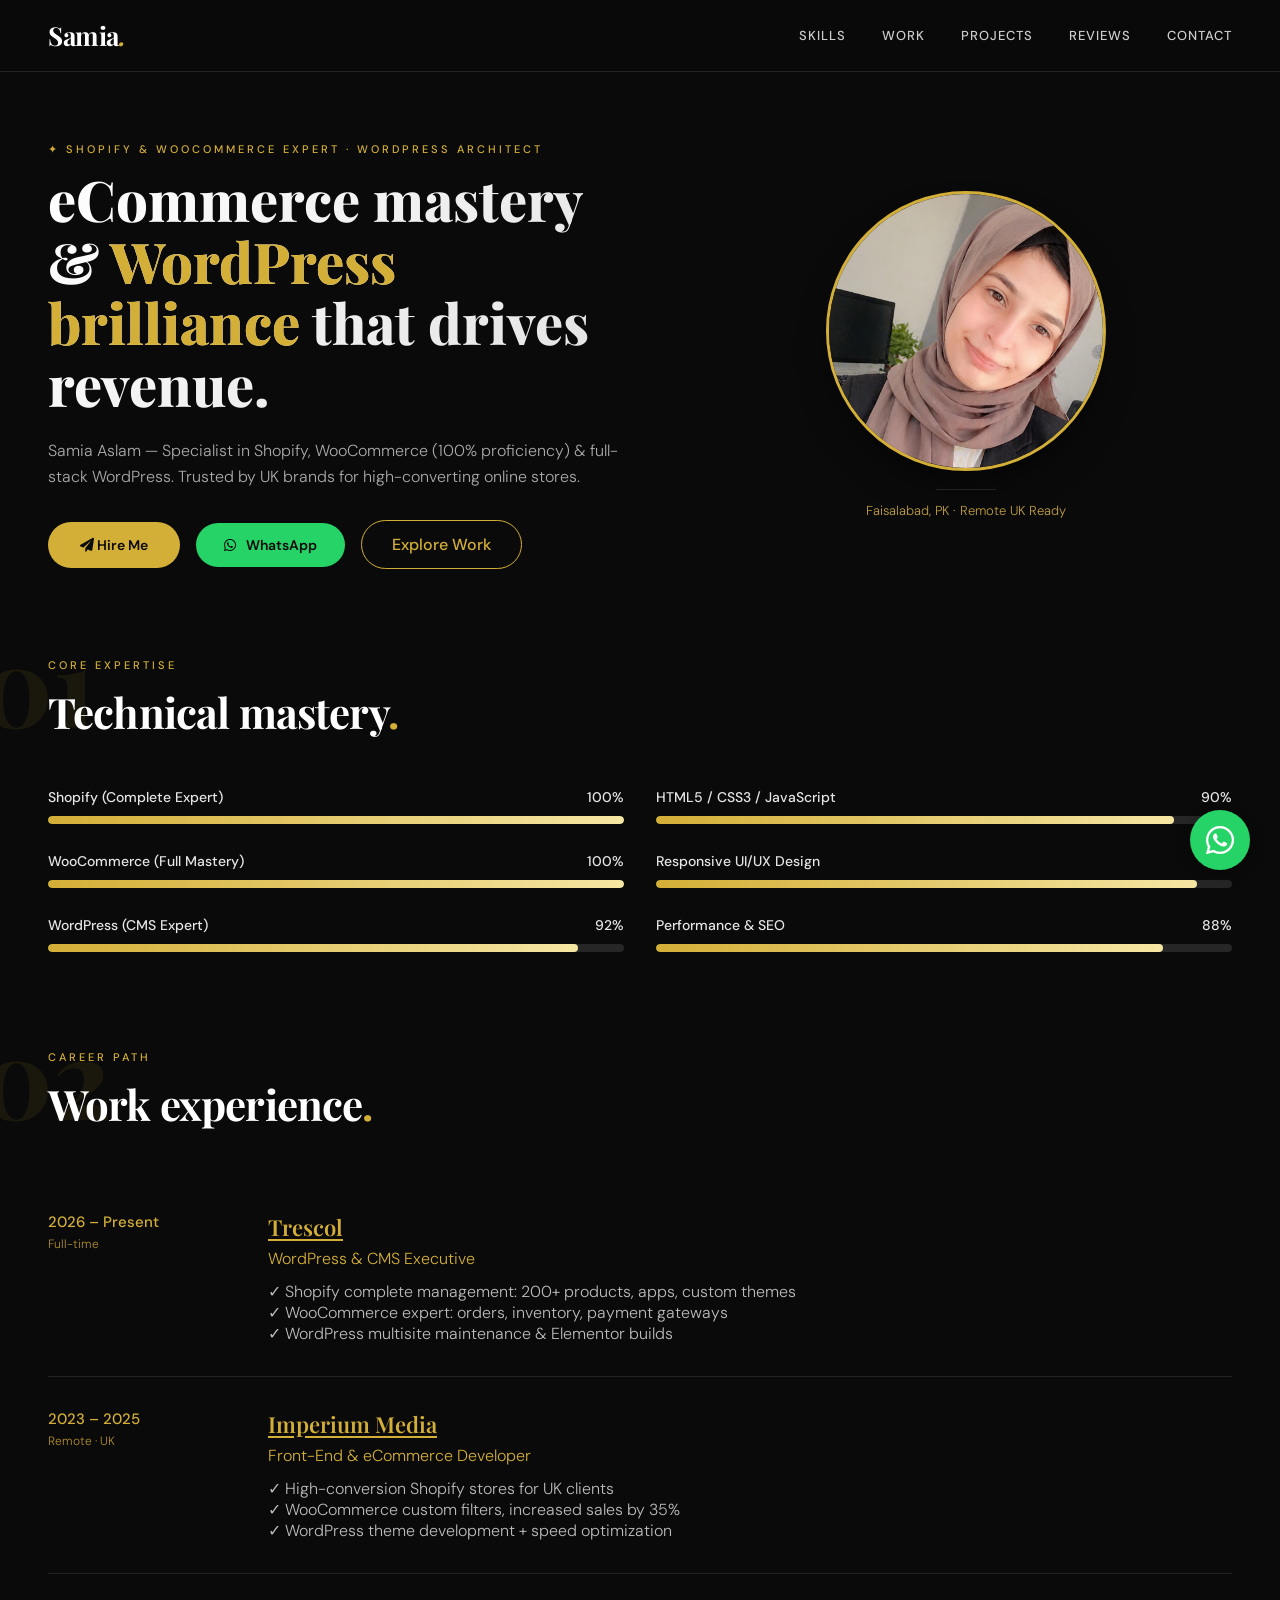
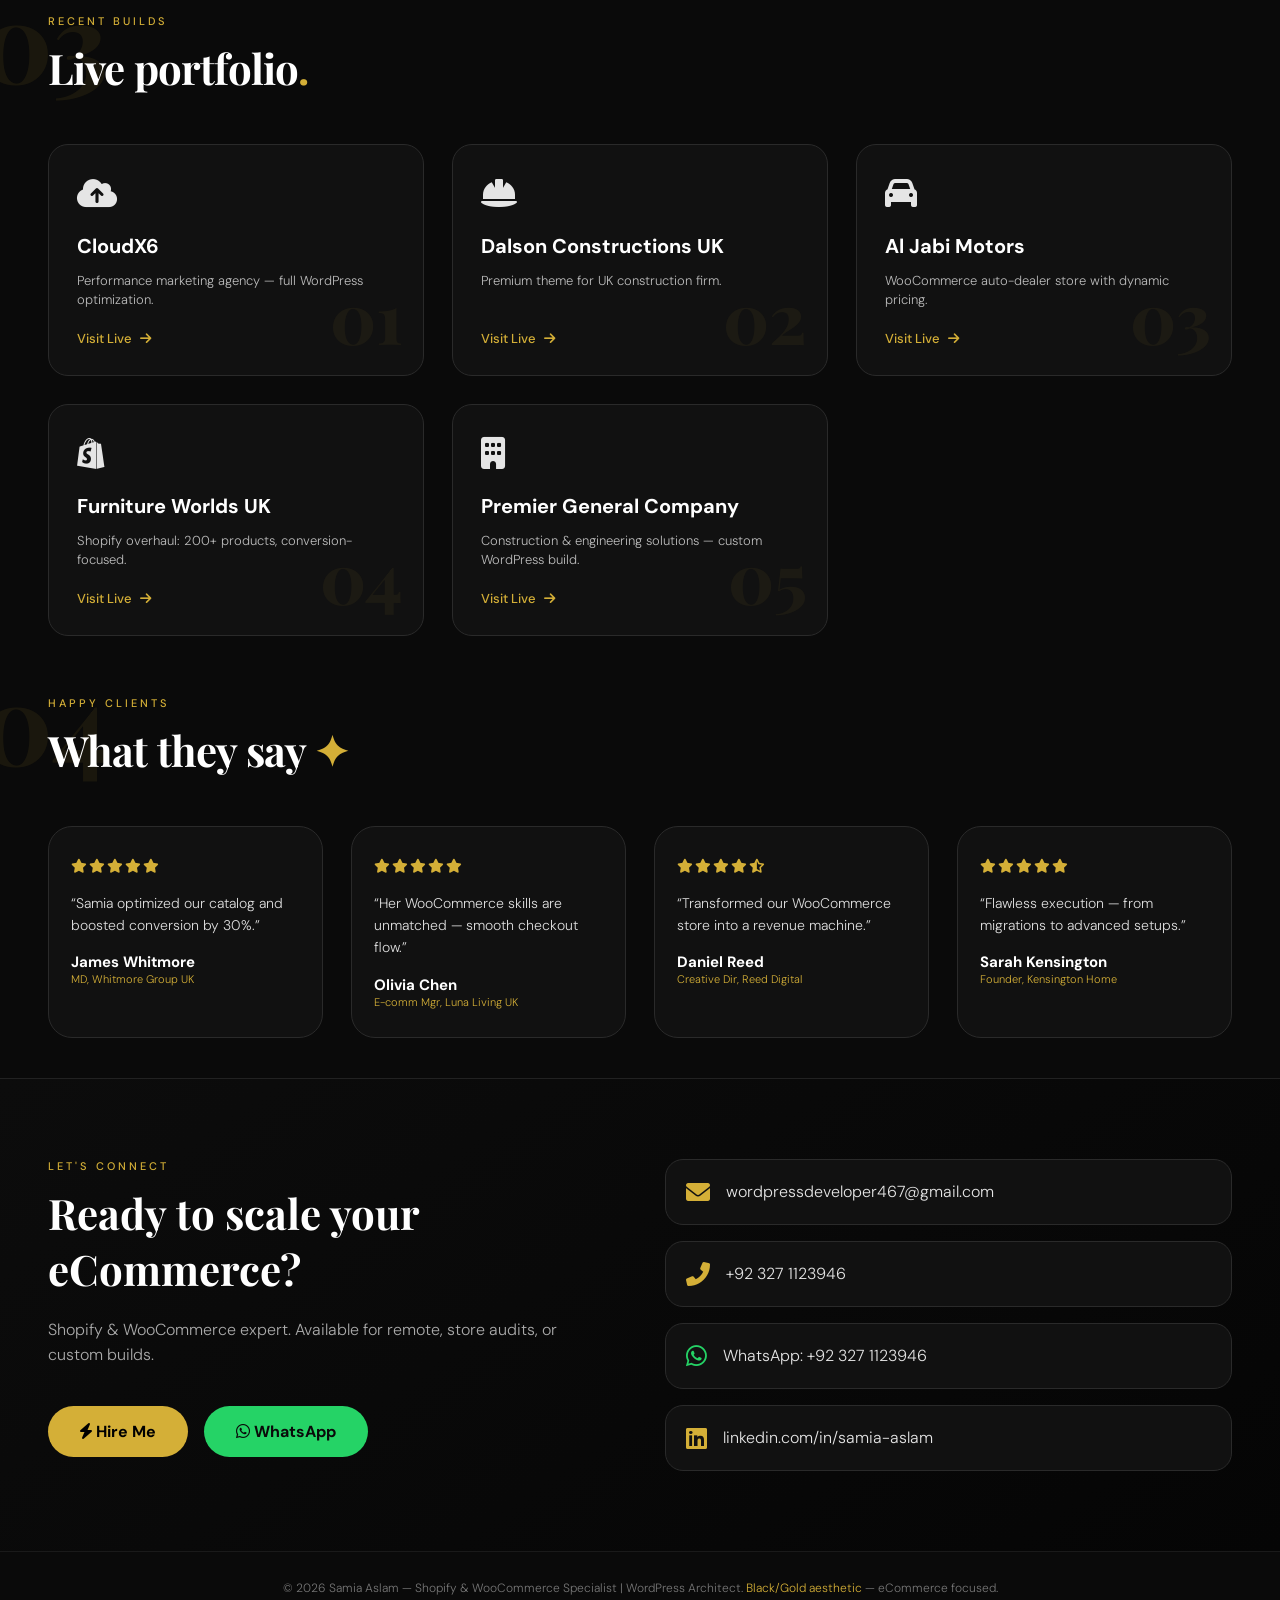
<file: index.html>
<!DOCTYPE html>
<html lang="en">
<head>
  <meta charset="UTF-8">
  <meta name="viewport" content="width=device-width, initial-scale=1.0, viewport-fit=cover">
  <title>Samia Aslam | Premium WordPress & eCommerce Developer — Portfolio</title>
  <!-- Google Fonts -->
  <link href="https://fonts.googleapis.com/css2?family=Playfair+Display:wght@400;500;600;700;800&family=DM+Sans:wght@300;400;500;600;700&display=swap" rel="stylesheet">
  <!-- Font Awesome 6 -->
  <link rel="stylesheet" href="https://cdnjs.cloudflare.com/ajax/libs/font-awesome/6.0.0-beta3/css/all.min.css">
  <style>
    * {
      margin: 0;
      padding: 0;
      box-sizing: border-box;
    }

    body {
      font-family: 'DM Sans', sans-serif;
      background: #0a0a0a;
      color: #e5e5e5;
      font-weight: 300;
      scroll-behavior: smooth;
    }

    :root {
      --bg-dark: #0a0a0a;
      --card-bg: #111111;
      --border-dim: #222222;
      --gold: #d4af37;
      --gold-light: #f5e6a3;
      --whatsapp-green: #25D366;
    }

    a {
      text-decoration: none;
      color: inherit;
      transition: all 0.2s ease;
    }

    nav {
      background: rgba(10,10,10,0.92);
      backdrop-filter: blur(12px);
      border-bottom: 1px solid #222;
      padding: 0 48px;
      display: flex;
      align-items: center;
      justify-content: space-between;
      height: 72px;
      position: sticky;
      top: 0;
      z-index: 1000;
    }
    .nav-logo {
      font-family: 'Playfair Display', serif;
      font-size: 26px;
      font-weight: 700;
      color: #fff;
      letter-spacing: -0.5px;
    }
    .nav-logo span {
      color: var(--gold);
      font-style: italic;
    }
    .nav-links {
      display: flex;
      gap: 36px;
    }
    .nav-links a {
      font-size: 13px;
      font-weight: 500;
      text-transform: uppercase;
      letter-spacing: 1px;
      color: #ccc;
    }
    .nav-links a:hover {
      color: var(--gold);
    }

    .container {
      max-width: 1280px;
      margin: 0 auto;
      padding: 0 48px;
    }

    .section-wrapper {
      position: relative;
      margin-bottom: 40px;
    }
    .section-number {
      font-family: 'Playfair Display', serif;
      font-size: 110px;
      font-weight: 800;
      color: rgba(212, 175, 55, 0.08);
      position: absolute;
      top: -30px;
      left: -20px;
      line-height: 1;
      pointer-events: none;
      z-index: 0;
    }
    @media (max-width: 800px) {
      .section-number { font-size: 70px; left: -10px; top: -10px; }
    }

    .section-tag {
      font-size: 11px;
      letter-spacing: 3px;
      text-transform: uppercase;
      color: var(--gold);
      font-weight: 500;
      margin-bottom: 12px;
      position: relative;
      z-index: 2;
    }
    .section-title {
      font-family: 'Playfair Display', serif;
      font-size: 42px;
      font-weight: 700;
      color: white;
      margin-bottom: 48px;
      letter-spacing: -0.02em;
      position: relative;
      z-index: 2;
    }

    /* Hero Section */
    .hero-grid {
      display: grid;
      grid-template-columns: 1fr 0.9fr;
      gap: 60px;
      align-items: center;
      padding: 70px 0 50px;
    }
    .avatar-circle {
      width: 280px;
      height: 280px;
      background: linear-gradient(135deg, #1e1e1e, #0f0f0f);
      border-radius: 50%;
      display: flex;
      align-items: center;
      justify-content: center;
      border: 3px solid var(--gold);
      box-shadow: 0 20px 35px -10px rgba(0,0,0,0.6);
      margin-left: auto;
      margin-right: auto;
      transition: transform 0.3s;
      overflow: hidden;
    }
    .avatar-circle:hover {
      transform: scale(1.02);
      border-color: var(--gold-light);
    }
    .profile-image {
      width: 100%;
      height: 100%;
      object-fit: cover;
      object-position: center 20%;
    }
    .fallback-initials {
      font-family: 'Playfair Display', serif;
      font-size: 68px;
      font-weight: 800;
      color: var(--gold);
      letter-spacing: 8px;
      display: flex;
      align-items: center;
      justify-content: center;
      width: 100%;
      height: 100%;
    }
    .hero h1 {
      font-family: 'Playfair Display', serif;
      font-size: 56px;
      line-height: 1.1;
      font-weight: 800;
      background: linear-gradient(135deg, #fff, #e0e0e0);
      -webkit-background-clip: text;
      background-clip: text;
      color: transparent;
      margin-bottom: 18px;
    }
    .hero h1 span {
      color: var(--gold);
      background: none;
      -webkit-background-clip: unset;
      background-clip: unset;
    }
    .hero-sub {
      font-size: 16px;
      line-height: 1.6;
      color: #aaa;
      margin: 24px 0 32px;
    }
    .btn-primary {
      background: var(--gold);
      color: #0a0a0a;
      padding: 14px 32px;
      border-radius: 40px;
      font-weight: 600;
      font-size: 14px;
      transition: 0.2s;
      display: inline-block;
      border: none;
      cursor: pointer;
    }
    .btn-primary:hover {
      background: var(--gold-light);
      transform: translateY(-2px);
    }
    .btn-outline {
      border: 1.5px solid var(--gold);
      color: var(--gold);
      padding: 13px 30px;
      border-radius: 40px;
      font-weight: 500;
      background: transparent;
      margin-left: 12px;
    }
    .btn-outline:hover {
      background: rgba(212,175,55,0.1);
    }
    .whatsapp-button-inline {
      background-color: var(--whatsapp-green);
      color: #0a0a0a;
      padding: 13px 28px;
      border-radius: 40px;
      font-weight: 600;
      font-size: 14px;
      display: inline-flex;
      align-items: center;
      gap: 10px;
      transition: 0.2s;
      margin-left: 12px;
    }
    .whatsapp-button-inline:hover {
      background-color: #20b859;
      transform: translateY(-2px);
    }
    .whatsapp-float {
      position: fixed;
      bottom: 30px;
      right: 30px;
      background-color: var(--whatsapp-green);
      color: white;
      width: 60px;
      height: 60px;
      border-radius: 50%;
      display: flex;
      align-items: center;
      justify-content: center;
      font-size: 32px;
      box-shadow: 0 4px 15px rgba(0,0,0,0.3);
      transition: all 0.2s;
      z-index: 999;
    }
    .whatsapp-float:hover {
      transform: scale(1.1);
      background-color: #20b859;
    }

    /* SKILL BARS */
    .skills-grid {
      display: grid;
      grid-template-columns: repeat(auto-fit, minmax(260px, 1fr));
      gap: 32px;
    }
    .skill-item {
      margin-bottom: 28px;
    }
    .skill-info {
      display: flex;
      justify-content: space-between;
      font-size: 14px;
      font-weight: 500;
      margin-bottom: 10px;
    }
    .skill-bar-bg {
      background: #262626;
      border-radius: 30px;
      height: 8px;
      overflow: hidden;
    }
    .skill-bar-fill {
      width: 0%;
      height: 100%;
      background: linear-gradient(90deg, var(--gold), #f5e6a3);
      border-radius: 30px;
      transition: width 1.2s cubic-bezier(0.22, 0.97, 0.36, 1);
    }

    /* Project Cards */
    .projects-grid {
      display: grid;
      grid-template-columns: repeat(auto-fill, minmax(290px, 1fr));
      gap: 28px;
    }
    .project-card {
      background: #111111;
      border: 1px solid #2a2a2a;
      border-radius: 20px;
      padding: 28px;
      transition: all 0.25s;
      position: relative;
      overflow: hidden;
      display: flex;
      flex-direction: column;
    }
    .project-card:hover {
      border-color: var(--gold);
      transform: translateY(-5px);
      background: #151515;
    }
    .ghost-number {
      position: absolute;
      bottom: 12px;
      right: 20px;
      font-size: 70px;
      font-weight: 800;
      font-family: 'Playfair Display', serif;
      color: rgba(212,175,55,0.06);
      pointer-events: none;
      z-index: 0;
      transition: transform 0.2s ease;
    }
    .project-card:hover .ghost-number {
      transform: scale(1.1);
    }
    .project-icon {
      font-size: 32px;
      margin-bottom: 18px;
    }
    .project-name {
      font-size: 20px;
      font-weight: 700;
      margin-bottom: 12px;
      color: white;
    }
    .project-desc {
      font-size: 13px;
      color: #bbb;
      line-height: 1.5;
      margin-bottom: 20px;
      flex-grow: 1;
    }
    .project-link {
      font-size: 13px;
      font-weight: 500;
      color: var(--gold);
      display: inline-flex;
      align-items: center;
      gap: 8px;
      transition: gap 0.2s;
      width: fit-content;
    }
    .project-link:hover {
      gap: 12px;
      color: var(--gold-light);
    }

    /* Testimonials */
    .testimonials-grid {
      display: grid;
      grid-template-columns: repeat(auto-fit, minmax(240px, 1fr));
      gap: 28px;
      margin-top: 20px;
    }
    .testimonial-card {
      background: #111111;
      border-radius: 24px;
      padding: 28px 22px;
      border: 1px solid #2a2a2a;
    }
    .stars i {
      color: var(--gold);
      font-size: 14px;
      margin-right: 2px;
    }
    .testimonial-text {
      font-size: 14px;
      line-height: 1.6;
      margin: 16px 0;
      color: #ddd;
    }
    .client-name {
      font-weight: 700;
      color: white;
      font-size: 15px;
    }
    .client-title {
      font-size: 11px;
      color: var(--gold);
    }

    /* Experience */
    .exp-item {
      display: grid;
      grid-template-columns: 180px 1fr;
      gap: 40px;
      padding: 32px 0;
      border-bottom: 1px solid #222;
    }
    .exp-period {
      font-weight: 500;
      color: var(--gold);
      font-size: 15px;
    }
    .company-link {
      color: var(--gold);
      text-decoration: underline;
      text-underline-offset: 3px;
    }
    .company-link:hover {
      color: var(--gold-light);
    }

    /* Contact */
    .contact-section {
      background: linear-gradient(145deg, #0c0c0c, #050505);
      border-top: 1px solid #222;
      padding: 80px 0;
    }
    .contact-inner {
      display: grid;
      grid-template-columns: 1fr 1fr;
      gap: 50px;
    }
    .hire-btn-large {
      background: var(--gold);
      border: none;
      padding: 15px 32px;
      font-weight: 700;
      border-radius: 60px;
      color: black;
      font-size: 16px;
      cursor: pointer;
      transition: 0.2s;
      margin-top: 20px;
      display: inline-block;
    }
    .hire-btn-large:hover {
      background: #ffde7a;
      transform: scale(1.02);
    }
    .contact-links {
      display: flex;
      flex-direction: column;
      gap: 16px;
    }
    .contact-item {
      background: #111;
      border-radius: 18px;
      padding: 20px;
      border: 1px solid #2a2a2a;
      display: flex;
      align-items: center;
      gap: 16px;
      transition: 0.2s;
    }
    .contact-item i {
      font-size: 24px;
      color: var(--gold);
    }
    .contact-item:hover {
      border-color: var(--gold);
      background: #181818;
    }

    footer {
      text-align: center;
      padding: 28px 20px;
      border-top: 1px solid #1a1a1a;
      font-size: 12px;
      color: #777;
    }

    @media (max-width: 850px) {
      .hero-grid { grid-template-columns: 1fr; text-align: center; gap: 35px; }
      .avatar-circle { margin: 0 auto; width: 220px; height: 220px; }
      .hero h1 { font-size: 42px; }
      .section-title { font-size: 32px; }
      .exp-item { grid-template-columns: 1fr; gap: 12px; }
      .container { padding: 0 28px; }
      nav { padding: 0 20px; }
      .contact-inner { grid-template-columns: 1fr; }
      .whatsapp-float { width: 50px; height: 50px; font-size: 28px; }
    }

    .fade-slide {
      opacity: 0;
      transform: translateY(30px);
      transition: opacity 0.7s ease, transform 0.6s ease;
    }
    .fade-slide.appear {
      opacity: 1;
      transform: translateY(0);
    }
  </style>
</head>
<body>

<a href="https://wa.me/923271123946?text=Hello%20Samia%2C%20I%20want%20to%20discuss%20a%20project!" 
   class="whatsapp-float" target="_blank" rel="noopener noreferrer">
  <i class="fab fa-whatsapp"></i>
</a>

<nav>
  <div class="nav-logo">Samia<span>.</span></div>
  <div class="nav-links">
    <a href="#skills">Skills</a>
    <a href="#experience">Work</a>
    <a href="#projects">Projects</a>
    <a href="#testimonials">Reviews</a>
    <a href="#contact">Contact</a>
  </div>
</nav>

<main>
  <div class="container">
    <div class="hero-grid">
      <div class="hero">
        <div class="section-tag">✦ Shopify & WooCommerce Expert · WordPress Architect</div>
        <h1>eCommerce mastery & <span>WordPress brilliance</span> that drives revenue.</h1>
        <p class="hero-sub">Samia Aslam — Specialist in Shopify, WooCommerce (100% proficiency) & full-stack WordPress. Trusted by UK brands for high-converting online stores.</p>
        <div>
          <a href="#contact" class="btn-primary hire-trigger"><i class="fas fa-paper-plane"></i> Hire Me</a>
          <a href="https://wa.me/923271123946?text=Hi%20Samia%2C%20I'm%20interested!" 
             class="whatsapp-button-inline" target="_blank" rel="noopener noreferrer">
            <i class="fab fa-whatsapp"></i> WhatsApp
          </a>
          <a href="#projects" class="btn-outline">Explore Work</a>
        </div>
      </div>
      <div class="hero-right">
        <div class="avatar-circle">
          <img src="samia.png" 
               alt="Samia Aslam" 
               class="profile-image"
               id="profileImg"
               onerror="this.style.display='none'; document.querySelector('.fallback-initials').style.display='flex';">
          <div class="fallback-initials" style="display: none;">SA</div>
        </div>
        <div style="text-align: center; margin-top: 18px;">
          <div style="border-top: 1px solid #2a2a2a; width: 60px; margin: 12px auto;"></div>
          <div style="font-size: 13px; color: #c2a145;">Faisalabad, PK · Remote UK Ready</div>
        </div>
      </div>
    </div>
  </div>

  <!-- SKILLS SECTION -->
  <div id="skills" class="container section-wrapper" style="margin-top: 40px;">
    <div class="section-number">01</div>
    <div class="section-tag">Core expertise</div>
    <div class="section-title">Technical mastery<span style="color: var(--gold);">.</span></div>
    <div class="skills-grid">
      <div>
        <div class="skill-item">
          <div class="skill-info"><span>Shopify (Complete Expert)</span><span>100%</span></div>
          <div class="skill-bar-bg"><div class="skill-bar-fill" data-width="100"></div></div>
        </div>
        <div class="skill-item">
          <div class="skill-info"><span>WooCommerce (Full Mastery)</span><span>100%</span></div>
          <div class="skill-bar-bg"><div class="skill-bar-fill" data-width="100"></div></div>
        </div>
        <div class="skill-item">
          <div class="skill-info"><span>WordPress (CMS Expert)</span><span>92%</span></div>
          <div class="skill-bar-bg"><div class="skill-bar-fill" data-width="92"></div></div>
        </div>
      </div>
      <div>
        <div class="skill-item">
          <div class="skill-info"><span>HTML5 / CSS3 / JavaScript</span><span>90%</span></div>
          <div class="skill-bar-bg"><div class="skill-bar-fill" data-width="90"></div></div>
        </div>
        <div class="skill-item">
          <div class="skill-info"><span>Responsive UI/UX Design</span><span>94%</span></div>
          <div class="skill-bar-bg"><div class="skill-bar-fill" data-width="94"></div></div>
        </div>
        <div class="skill-item">
          <div class="skill-info"><span>Performance & SEO</span><span>88%</span></div>
          <div class="skill-bar-bg"><div class="skill-bar-fill" data-width="88"></div></div>
        </div>
      </div>
    </div>
  </div>

  <!-- EXPERIENCE -->
  <div id="experience" class="container section-wrapper" style="margin-top: 70px;">
    <div class="section-number">02</div>
    <div class="section-tag">Career path</div>
    <div class="section-title">Work experience<span style="color: var(--gold);">.</span></div>
    <div class="exp-timeline">
      <div class="exp-item">
        <div class="exp-meta"><div class="exp-period">2026 – Present</div><span style="font-size:12px; color:#b38f2f;">Full-time</span></div>
        <div>
          <div class="exp-company" style="font-family:'Playfair Display'; font-size:22px; font-weight:600;">
            <a href="https://trescol.net/" target="_blank" class="company-link">Trescol</a>
          </div>
          <div class="exp-role" style="color:var(--gold); margin:6px 0 12px;">WordPress & CMS Executive</div>
          <ul style="list-style: none; color:#bbb;"><li>✓ Shopify complete management: 200+ products, apps, custom themes</li><li>✓ WooCommerce expert: orders, inventory, payment gateways</li><li>✓ WordPress multisite maintenance & Elementor builds</li></ul>
        </div>
      </div>
      <div class="exp-item">
        <div class="exp-meta"><div class="exp-period">2023 – 2025</div><span style="font-size:12px; color:#b38f2f;">Remote · UK</span></div>
        <div>
          <div class="exp-company" style="font-family:'Playfair Display'; font-size:22px; font-weight:600;">
            <a href="https://www.imperiummedia.co.uk/" target="_blank" class="company-link">Imperium Media</a>
          </div>
          <div class="exp-role" style="color:var(--gold); margin:6px 0 12px;">Front-End & eCommerce Developer</div>
          <ul style="list-style: none; color:#bbb;"><li>✓ High-conversion Shopify stores for UK clients</li><li>✓ WooCommerce custom filters, increased sales by 35%</li><li>✓ WordPress theme development + speed optimization</li></ul>
        </div>
      </div>
    </div>
  </div>

  <!-- PROJECTS - NOW WITH 5 PROJECTS INCLUDING PREMIER GENERAL -->
  <div id="projects" class="container section-wrapper" style="margin-top: 40px;">
    <div class="section-number">03</div>
    <div class="section-tag">Recent builds</div>
    <div class="section-title">Live portfolio<span style="color: var(--gold);">.</span></div>
    <div class="projects-grid">
      <div class="project-card"><div class="ghost-number">01</div><div class="project-icon"><i class="fas fa-cloud-upload-alt"></i></div><div class="project-name">CloudX6</div><div class="project-desc">Performance marketing agency — full WordPress optimization.</div><a href="https://cloudx6.com/" target="_blank" class="project-link">Visit Live <i class="fas fa-arrow-right"></i></a></div>
      
      <div class="project-card"><div class="ghost-number">02</div><div class="project-icon"><i class="fas fa-hard-hat"></i></div><div class="project-name">Dalson Constructions UK</div><div class="project-desc">Premium theme for UK construction firm.</div><a href="https://dalsonconstructions.co.uk/" target="_blank" class="project-link">Visit Live <i class="fas fa-arrow-right"></i></a></div>
      
      <div class="project-card"><div class="ghost-number">03</div><div class="project-icon"><i class="fas fa-car"></i></div><div class="project-name">Al Jabi Motors</div><div class="project-desc">WooCommerce auto-dealer store with dynamic pricing.</div><a href="https://aljabimotors.com/" target="_blank" class="project-link">Visit Live <i class="fas fa-arrow-right"></i></a></div>
      
      <div class="project-card"><div class="ghost-number">04</div><div class="project-icon"><i class="fab fa-shopify"></i></div><div class="project-name">Furniture Worlds UK</div><div class="project-desc">Shopify overhaul: 200+ products, conversion-focused.</div><a href="https://www.furnitureworlds.co.uk/" target="_blank" class="project-link">Visit Live <i class="fas fa-arrow-right"></i></a></div>
      
      <div class="project-card"><div class="ghost-number">05</div><div class="project-icon"><i class="fas fa-building"></i></div><div class="project-name">Premier General Company</div><div class="project-desc">Construction & engineering solutions — custom WordPress build.</div><a href="https://premiergeneralcompanylimited.com/" target="_blank" class="project-link">Visit Live <i class="fas fa-arrow-right"></i></a></div>
    </div>
  </div>

  <!-- TESTIMONIALS -->
  <div id="testimonials" class="container section-wrapper" style="margin-top: 60px;">
    <div class="section-number">04</div>
    <div class="section-tag">Happy clients</div>
    <div class="section-title">What they say<span style="color: var(--gold);"> ✦</span></div>
    <div class="testimonials-grid">
      <div class="testimonial-card"><div class="stars"><i class="fas fa-star"></i><i class="fas fa-star"></i><i class="fas fa-star"></i><i class="fas fa-star"></i><i class="fas fa-star"></i></div><div class="testimonial-text">“Samia optimized our catalog and boosted conversion by 30%.”</div><div class="client-name">James Whitmore</div><div class="client-title">MD, Whitmore Group UK</div></div>
      <div class="testimonial-card"><div class="stars"><i class="fas fa-star"></i><i class="fas fa-star"></i><i class="fas fa-star"></i><i class="fas fa-star"></i><i class="fas fa-star"></i></div><div class="testimonial-text">“Her WooCommerce skills are unmatched — smooth checkout flow.”</div><div class="client-name">Olivia Chen</div><div class="client-title">E-comm Mgr, Luna Living UK</div></div>
      <div class="testimonial-card"><div class="stars"><i class="fas fa-star"></i><i class="fas fa-star"></i><i class="fas fa-star"></i><i class="fas fa-star"></i><i class="fas fa-star-half-alt"></i></div><div class="testimonial-text">“Transformed our WooCommerce store into a revenue machine.”</div><div class="client-name">Daniel Reed</div><div class="client-title">Creative Dir, Reed Digital</div></div>
      <div class="testimonial-card"><div class="stars"><i class="fas fa-star"></i><i class="fas fa-star"></i><i class="fas fa-star"></i><i class="fas fa-star"></i><i class="fas fa-star"></i></div><div class="testimonial-text">“Flawless execution — from migrations to advanced setups.”</div><div class="client-name">Sarah Kensington</div><div class="client-title">Founder, Kensington Home</div></div>
    </div>
  </div>

  <!-- CONTACT -->
  <div id="contact" class="contact-section">
    <div class="container">
      <div class="contact-inner">
        <div>
          <div class="section-tag" style="color: var(--gold);">Let's connect</div>
          <div style="font-family: 'Playfair Display', serif; font-size: 42px; font-weight: 700; color: white;">Ready to scale your eCommerce?</div>
          <p class="hero-sub" style="color: #aaa; margin: 20px 0 18px;">Shopify & WooCommerce expert. Available for remote, store audits, or custom builds.</p>
          <div style="display: flex; gap: 16px; flex-wrap: wrap;">
            <a href="mailto:wordpressdeveloper467@gmail.com" class="hire-btn-large"><i class="fas fa-bolt"></i> Hire Me</a>
            <a href="https://wa.me/923271123946?text=Hello%20Samia!" class="hire-btn-large" style="background: #25D366; color: #0a0a0a;" target="_blank"><i class="fab fa-whatsapp"></i> WhatsApp</a>
          </div>
        </div>
        <div class="contact-links">
          <a href="mailto:wordpressdeveloper467@gmail.com" class="contact-item"><i class="fas fa-envelope"></i> <span>wordpressdeveloper467@gmail.com</span></a>
          <a href="tel:+923271123946" class="contact-item"><i class="fas fa-phone-alt"></i> <span>+92 327 1123946</span></a>
          <a href="https://wa.me/923271123946" target="_blank" class="contact-item"><i class="fab fa-whatsapp" style="color: #25D366;"></i> <span>WhatsApp: +92 327 1123946</span></a>
          <a href="https://www.linkedin.com/in/samia-aslam-72233b37b/" target="_blank" class="contact-item"><i class="fab fa-linkedin"></i> <span>linkedin.com/in/samia-aslam</span></a>
        </div>
      </div>
    </div>
  </div>
</main>

<footer>
  © 2026 Samia Aslam — Shopify & WooCommerce Specialist | WordPress Architect. 
  <span style="color:var(--gold);">Black/Gold aesthetic</span> — eCommerce focused.
</footer>

<script>
  (function() {
    // SKILL BARS ANIMATION
    const skillBars = document.querySelectorAll('.skill-bar-fill');
    
    function animateSkillBars() {
      skillBars.forEach(bar => {
        if (bar.getAttribute('data-animated') === 'true') return;
        
        const rect = bar.getBoundingClientRect();
        const windowHeight = window.innerHeight;
        
        if (rect.top < windowHeight - 100) {
          const widthValue = bar.getAttribute('data-width');
          if (widthValue) {
            bar.style.width = widthValue + '%';
            bar.setAttribute('data-animated', 'true');
          }
        }
      });
    }
    
    window.addEventListener('load', animateSkillBars);
    
    let scrollTimeout;
    window.addEventListener('scroll', function() {
      if (scrollTimeout) clearTimeout(scrollTimeout);
      scrollTimeout = setTimeout(animateSkillBars, 50);
    });
    
    window.addEventListener('resize', animateSkillBars);
    
    // FADE SLIDE ANIMATION
    const fadeElements = document.querySelectorAll('.skill-item, .project-card, .testimonial-card, .exp-item, .hero h1, .hero-sub, .avatar-circle');
    fadeElements.forEach(el => el.classList.add('fade-slide'));
    
    const observer = new IntersectionObserver((entries) => {
      entries.forEach(entry => {
        if (entry.isIntersecting) {
          entry.target.classList.add('appear');
          observer.unobserve(entry.target);
        }
      });
    }, { threshold: 0.1 });
    
    fadeElements.forEach(el => observer.observe(el));
    
    // SMOOTH SCROLL
    document.querySelectorAll('.hire-trigger, .hire-btn-large[href="#contact"]').forEach(btn => {
      btn.addEventListener('click', (e) => {
        e.preventDefault();
        document.getElementById('contact').scrollIntoView({ behavior: 'smooth' });
      });
    });
  })();
</script>
</body>
</html>
</file>
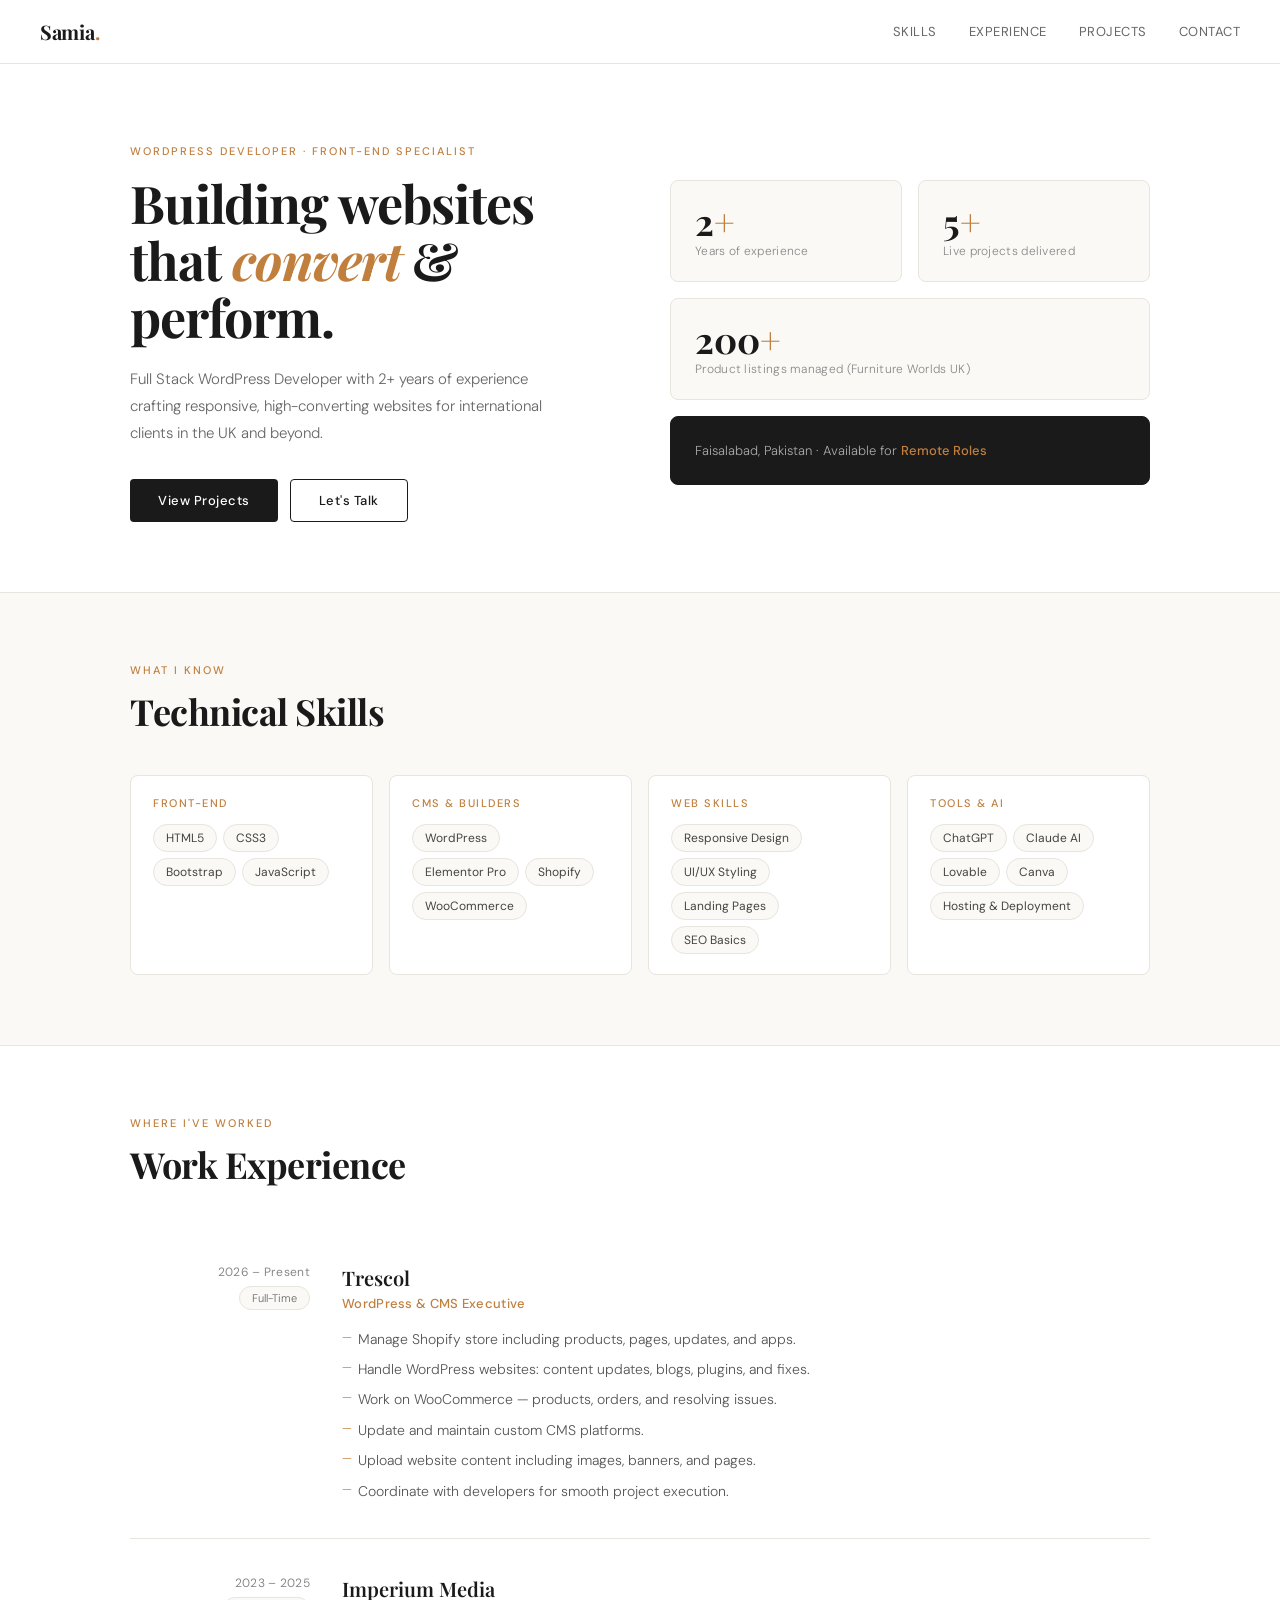
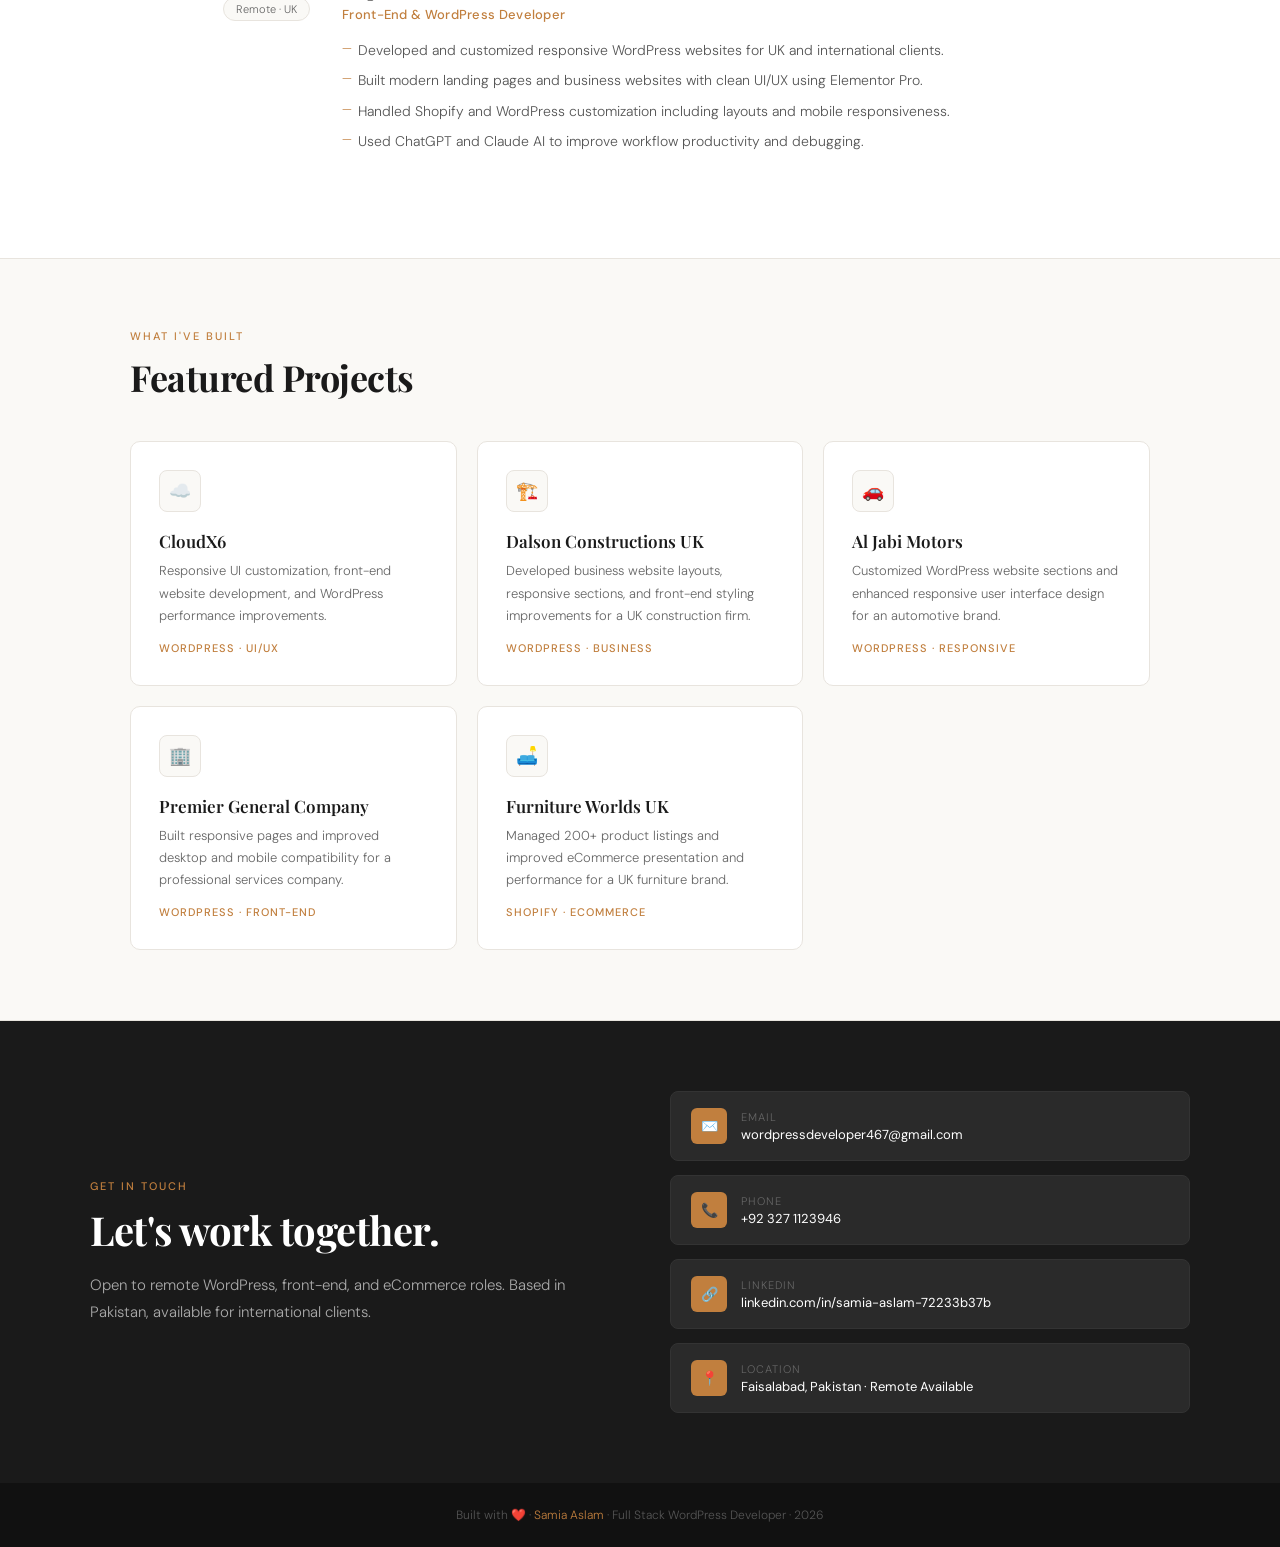
<file: samia_aslam_portfolio.html>
<!DOCTYPE html>
<html lang="en">
<head>
<meta charset="UTF-8">
<meta name="viewport" content="width=device-width, initial-scale=1.0">
<title>Samia Aslam – WordPress Developer</title>
<link href="https://fonts.googleapis.com/css2?family=Playfair+Display:wght@400;600;700&family=DM+Sans:wght@300;400;500&display=swap" rel="stylesheet">
<style>
*{margin:0;padding:0;box-sizing:border-box}
body{font-family:'DM Sans',sans-serif;background:#faf9f6;color:#1a1a1a;font-weight:300}
a{color:inherit;text-decoration:none}

nav{background:#fff;border-bottom:1px solid #e8e4de;padding:0 40px;display:flex;align-items:center;justify-content:space-between;height:64px;position:sticky;top:0;z-index:100}
.nav-logo{font-family:'Playfair Display',serif;font-size:20px;font-weight:700;color:#1a1a1a;letter-spacing:-0.3px}
.nav-logo span{color:#c17f3e}
.nav-links{display:flex;gap:32px}
.nav-links a{font-size:13px;font-weight:400;color:#666;letter-spacing:0.5px;text-transform:uppercase;transition:color 0.2s}
.nav-links a:hover{color:#c17f3e}

.hero-wrap{background:#fff;border-bottom:1px solid #e8e4de}
.hero{padding:80px 40px 70px;display:grid;grid-template-columns:1fr 1fr;gap:60px;align-items:center;max-width:1100px;margin:0 auto}
.hero-tag{font-size:11px;letter-spacing:2px;text-transform:uppercase;color:#c17f3e;font-weight:500;margin-bottom:16px}
.hero h1{font-family:'Playfair Display',serif;font-size:52px;line-height:1.1;font-weight:700;color:#1a1a1a;margin-bottom:20px;letter-spacing:-1px}
.hero h1 span{color:#c17f3e;font-style:italic}
.hero-sub{font-size:15px;line-height:1.8;color:#666;margin-bottom:32px;max-width:440px}
.hero-btns{display:flex;gap:12px;flex-wrap:wrap}
.btn-primary{background:#1a1a1a;color:#fff;padding:13px 28px;border-radius:4px;font-size:13px;font-weight:500;letter-spacing:0.5px;transition:background 0.2s;display:inline-block}
.btn-primary:hover{background:#c17f3e}
.btn-outline{border:1.5px solid #1a1a1a;color:#1a1a1a;padding:12px 28px;border-radius:4px;font-size:13px;font-weight:500;letter-spacing:0.5px;transition:all 0.2s;display:inline-block}
.btn-outline:hover{border-color:#c17f3e;color:#c17f3e}
.hero-right{display:flex;flex-direction:column;gap:16px}
.stat-card{background:#faf9f6;border:1px solid #e8e4de;border-radius:8px;padding:22px 24px}
.stat-num{font-family:'Playfair Display',serif;font-size:36px;font-weight:700;color:#1a1a1a;line-height:1}
.stat-num span{color:#c17f3e}
.stat-label{font-size:12px;color:#888;margin-top:4px;letter-spacing:0.3px}
.stat-row{display:grid;grid-template-columns:1fr 1fr;gap:16px}

.section{padding:70px 40px;max-width:1100px;margin:0 auto}
.section-tag{font-size:11px;letter-spacing:2px;text-transform:uppercase;color:#c17f3e;font-weight:500;margin-bottom:10px}
.section-title{font-family:'Playfair Display',serif;font-size:36px;font-weight:700;color:#1a1a1a;margin-bottom:40px;letter-spacing:-0.5px}

.skills-grid{display:grid;grid-template-columns:repeat(auto-fit,minmax(200px,1fr));gap:16px}
.skill-group{background:#fff;border:1px solid #e8e4de;border-radius:8px;padding:20px 22px}
.skill-group-title{font-size:11px;letter-spacing:1.5px;text-transform:uppercase;color:#c17f3e;font-weight:500;margin-bottom:14px}
.skill-tags{display:flex;flex-wrap:wrap;gap:6px}
.skill-tag{background:#faf9f6;border:1px solid #e8e4de;border-radius:20px;padding:5px 12px;font-size:12px;color:#444;font-weight:400}

.exp-timeline{display:flex;flex-direction:column;gap:0}
.exp-item{display:grid;grid-template-columns:180px 1fr;gap:32px;padding:36px 0;border-bottom:1px solid #e8e4de}
.exp-item:last-child{border-bottom:none}
.exp-meta{text-align:right}
.exp-period{font-size:12px;color:#888;font-weight:400;margin-bottom:6px;letter-spacing:0.3px}
.exp-badge{display:inline-block;background:#faf9f6;border:1px solid #e8e4de;border-radius:20px;padding:4px 12px;font-size:11px;color:#666}
.exp-company{font-family:'Playfair Display',serif;font-size:20px;font-weight:600;color:#1a1a1a;margin-bottom:4px}
.exp-role{font-size:13px;color:#c17f3e;font-weight:500;letter-spacing:0.3px;margin-bottom:16px}
.exp-list{list-style:none;display:flex;flex-direction:column;gap:8px}
.exp-list li{font-size:14px;color:#555;line-height:1.6;padding-left:16px;position:relative}
.exp-list li::before{content:'—';position:absolute;left:0;color:#c17f3e;font-size:12px}

.projects-grid{display:grid;grid-template-columns:repeat(auto-fit,minmax(300px,1fr));gap:20px}
.project-card{background:#fff;border:1px solid #e8e4de;border-radius:10px;padding:28px;transition:border-color 0.2s,transform 0.2s}
.project-card:hover{border-color:#c17f3e;transform:translateY(-2px)}
.project-icon{width:42px;height:42px;background:#faf9f6;border:1px solid #e8e4de;border-radius:8px;display:flex;align-items:center;justify-content:center;font-size:18px;margin-bottom:18px}
.project-name{font-family:'Playfair Display',serif;font-size:17px;font-weight:600;color:#1a1a1a;margin-bottom:8px}
.project-desc{font-size:13px;color:#666;line-height:1.7}
.project-type{margin-top:14px;display:inline-block;font-size:11px;letter-spacing:1px;text-transform:uppercase;color:#c17f3e;font-weight:500}

.contact-section{background:#1a1a1a;padding:70px 40px;margin-top:0}
.contact-inner{max-width:1100px;margin:0 auto;display:grid;grid-template-columns:1fr 1fr;gap:60px;align-items:center}
.contact-title{font-family:'Playfair Display',serif;font-size:40px;font-weight:700;color:#fff;letter-spacing:-0.5px;margin-bottom:16px}
.contact-sub{font-size:15px;color:#aaa;line-height:1.8}
.contact-links{display:flex;flex-direction:column;gap:14px}
.contact-link{display:flex;align-items:center;gap:14px;background:#2a2a2a;border:1px solid #333;border-radius:8px;padding:16px 20px;transition:border-color 0.2s}
.contact-link:hover{border-color:#c17f3e}
.contact-link-icon{width:36px;height:36px;background:#c17f3e;border-radius:6px;display:flex;align-items:center;justify-content:center;font-size:14px;flex-shrink:0}
.contact-link-label{font-size:11px;color:#666;text-transform:uppercase;letter-spacing:1px;margin-bottom:2px}
.contact-link-value{font-size:13px;color:#fff;font-weight:400}

footer{background:#111;padding:24px 40px;text-align:center;font-size:12px;color:#555}
footer span{color:#c17f3e}

.skills-bg{background:#faf9f6;border-bottom:1px solid #e8e4de}
.exp-bg{background:#fff;border-bottom:1px solid #e8e4de}
.projects-bg{background:#faf9f6;border-bottom:1px solid #e8e4de}

@media(max-width:700px){
  .hero{grid-template-columns:1fr;padding:50px 24px 40px}
  .hero h1{font-size:36px}
  .exp-item{grid-template-columns:1fr}
  .exp-meta{text-align:left}
  .contact-inner{grid-template-columns:1fr}
  .section{padding:50px 24px}
  nav{padding:0 24px}
  .nav-links{gap:16px}
}
</style>
</head>
<body>

<nav>
  <div class="nav-logo">Samia<span>.</span></div>
  <div class="nav-links">
    <a href="#skills">Skills</a>
    <a href="#experience">Experience</a>
    <a href="#projects">Projects</a>
    <a href="#contact">Contact</a>
  </div>
</nav>

<div class="hero-wrap">
  <div class="hero">
    <div>
      <div class="hero-tag">WordPress Developer · Front-End Specialist</div>
      <h1>Building websites that <span>convert</span> &amp; perform.</h1>
      <p class="hero-sub">Full Stack WordPress Developer with 2+ years of experience crafting responsive, high-converting websites for international clients in the UK and beyond.</p>
      <div class="hero-btns">
        <a href="#projects" class="btn-primary">View Projects</a>
        <a href="#contact" class="btn-outline">Let's Talk</a>
      </div>
    </div>
    <div class="hero-right">
      <div class="stat-row">
        <div class="stat-card">
          <div class="stat-num">2<span>+</span></div>
          <div class="stat-label">Years of experience</div>
        </div>
        <div class="stat-card">
          <div class="stat-num">5<span>+</span></div>
          <div class="stat-label">Live projects delivered</div>
        </div>
      </div>
      <div class="stat-card">
        <div class="stat-num">200<span>+</span></div>
        <div class="stat-label">Product listings managed (Furniture Worlds UK)</div>
      </div>
      <div class="stat-card" style="background:#1a1a1a;border-color:#1a1a1a">
        <div style="font-size:13px;color:#aaa;line-height:1.8">Faisalabad, Pakistan · Available for <span style="color:#c17f3e;font-weight:500">Remote Roles</span></div>
      </div>
    </div>
  </div>
</div>

<div id="skills" class="skills-bg">
  <div class="section">
    <div class="section-tag">What I know</div>
    <div class="section-title">Technical Skills</div>
    <div class="skills-grid">
      <div class="skill-group">
        <div class="skill-group-title">Front-End</div>
        <div class="skill-tags">
          <span class="skill-tag">HTML5</span>
          <span class="skill-tag">CSS3</span>
          <span class="skill-tag">Bootstrap</span>
          <span class="skill-tag">JavaScript</span>
        </div>
      </div>
      <div class="skill-group">
        <div class="skill-group-title">CMS &amp; Builders</div>
        <div class="skill-tags">
          <span class="skill-tag">WordPress</span>
          <span class="skill-tag">Elementor Pro</span>
          <span class="skill-tag">Shopify</span>
          <span class="skill-tag">WooCommerce</span>
        </div>
      </div>
      <div class="skill-group">
        <div class="skill-group-title">Web Skills</div>
        <div class="skill-tags">
          <span class="skill-tag">Responsive Design</span>
          <span class="skill-tag">UI/UX Styling</span>
          <span class="skill-tag">Landing Pages</span>
          <span class="skill-tag">SEO Basics</span>
        </div>
      </div>
      <div class="skill-group">
        <div class="skill-group-title">Tools &amp; AI</div>
        <div class="skill-tags">
          <span class="skill-tag">ChatGPT</span>
          <span class="skill-tag">Claude AI</span>
          <span class="skill-tag">Lovable</span>
          <span class="skill-tag">Canva</span>
          <span class="skill-tag">Hosting &amp; Deployment</span>
        </div>
      </div>
    </div>
  </div>
</div>

<div id="experience" class="exp-bg">
  <div class="section">
    <div class="section-tag">Where I've worked</div>
    <div class="section-title">Work Experience</div>
    <div class="exp-timeline">
      <div class="exp-item">
        <div class="exp-meta">
          <div class="exp-period">2026 – Present</div>
          <div class="exp-badge">Full-Time</div>
        </div>
        <div>
          <div class="exp-company">Trescol</div>
          <div class="exp-role">WordPress &amp; CMS Executive</div>
          <ul class="exp-list">
            <li>Manage Shopify store including products, pages, updates, and apps.</li>
            <li>Handle WordPress websites: content updates, blogs, plugins, and fixes.</li>
            <li>Work on WooCommerce — products, orders, and resolving issues.</li>
            <li>Update and maintain custom CMS platforms.</li>
            <li>Upload website content including images, banners, and pages.</li>
            <li>Coordinate with developers for smooth project execution.</li>
          </ul>
        </div>
      </div>
      <div class="exp-item">
        <div class="exp-meta">
          <div class="exp-period">2023 – 2025</div>
          <div class="exp-badge">Remote · UK</div>
        </div>
        <div>
          <div class="exp-company">Imperium Media</div>
          <div class="exp-role">Front-End &amp; WordPress Developer</div>
          <ul class="exp-list">
            <li>Developed and customized responsive WordPress websites for UK and international clients.</li>
            <li>Built modern landing pages and business websites with clean UI/UX using Elementor Pro.</li>
            <li>Handled Shopify and WordPress customization including layouts and mobile responsiveness.</li>
            <li>Used ChatGPT and Claude AI to improve workflow productivity and debugging.</li>
          </ul>
        </div>
      </div>
    </div>
  </div>
</div>

<div id="projects" class="projects-bg">
  <div class="section">
    <div class="section-tag">What I've built</div>
    <div class="section-title">Featured Projects</div>
    <div class="projects-grid">
      <div class="project-card">
        <div class="project-icon">☁️</div>
        <div class="project-name">CloudX6</div>
        <div class="project-desc">Responsive UI customization, front-end website development, and WordPress performance improvements.</div>
        <div class="project-type">WordPress · UI/UX</div>
      </div>
      <div class="project-card">
        <div class="project-icon">🏗️</div>
        <div class="project-name">Dalson Constructions UK</div>
        <div class="project-desc">Developed business website layouts, responsive sections, and front-end styling improvements for a UK construction firm.</div>
        <div class="project-type">WordPress · Business</div>
      </div>
      <div class="project-card">
        <div class="project-icon">🚗</div>
        <div class="project-name">Al Jabi Motors</div>
        <div class="project-desc">Customized WordPress website sections and enhanced responsive user interface design for an automotive brand.</div>
        <div class="project-type">WordPress · Responsive</div>
      </div>
      <div class="project-card">
        <div class="project-icon">🏢</div>
        <div class="project-name">Premier General Company</div>
        <div class="project-desc">Built responsive pages and improved desktop and mobile compatibility for a professional services company.</div>
        <div class="project-type">WordPress · Front-End</div>
      </div>
      <div class="project-card">
        <div class="project-icon">🛋️</div>
        <div class="project-name">Furniture Worlds UK</div>
        <div class="project-desc">Managed 200+ product listings and improved eCommerce presentation and performance for a UK furniture brand.</div>
        <div class="project-type">Shopify · eCommerce</div>
      </div>
    </div>
  </div>
</div>

<div id="contact" class="contact-section">
  <div class="contact-inner">
    <div>
      <div style="font-size:11px;letter-spacing:2px;text-transform:uppercase;color:#c17f3e;font-weight:500;margin-bottom:10px">Get in touch</div>
      <div class="contact-title">Let's work together.</div>
      <p class="contact-sub">Open to remote WordPress, front-end, and eCommerce roles. Based in Pakistan, available for international clients.</p>
    </div>
    <div class="contact-links">
      <a href="mailto:wordpressdeveloper467@gmail.com" class="contact-link">
        <div class="contact-link-icon">✉️</div>
        <div>
          <div class="contact-link-label">Email</div>
          <div class="contact-link-value">wordpressdeveloper467@gmail.com</div>
        </div>
      </a>
      <a href="tel:+923271123946" class="contact-link">
        <div class="contact-link-icon">📞</div>
        <div>
          <div class="contact-link-label">Phone</div>
          <div class="contact-link-value">+92 327 1123946</div>
        </div>
      </a>
      <a href="https://www.linkedin.com/in/samia-aslam-72233b37b/" target="_blank" class="contact-link">
        <div class="contact-link-icon">🔗</div>
        <div>
          <div class="contact-link-label">LinkedIn</div>
          <div class="contact-link-value">linkedin.com/in/samia-aslam-72233b37b</div>
        </div>
      </a>
      <div class="contact-link" style="cursor:default">
        <div class="contact-link-icon">📍</div>
        <div>
          <div class="contact-link-label">Location</div>
          <div class="contact-link-value">Faisalabad, Pakistan · Remote Available</div>
        </div>
      </div>
    </div>
  </div>
</div>

<footer>
  Built with ❤️ · <span>Samia Aslam</span> · Full Stack WordPress Developer · 2026
</footer>

</body>
</html>
</file>
